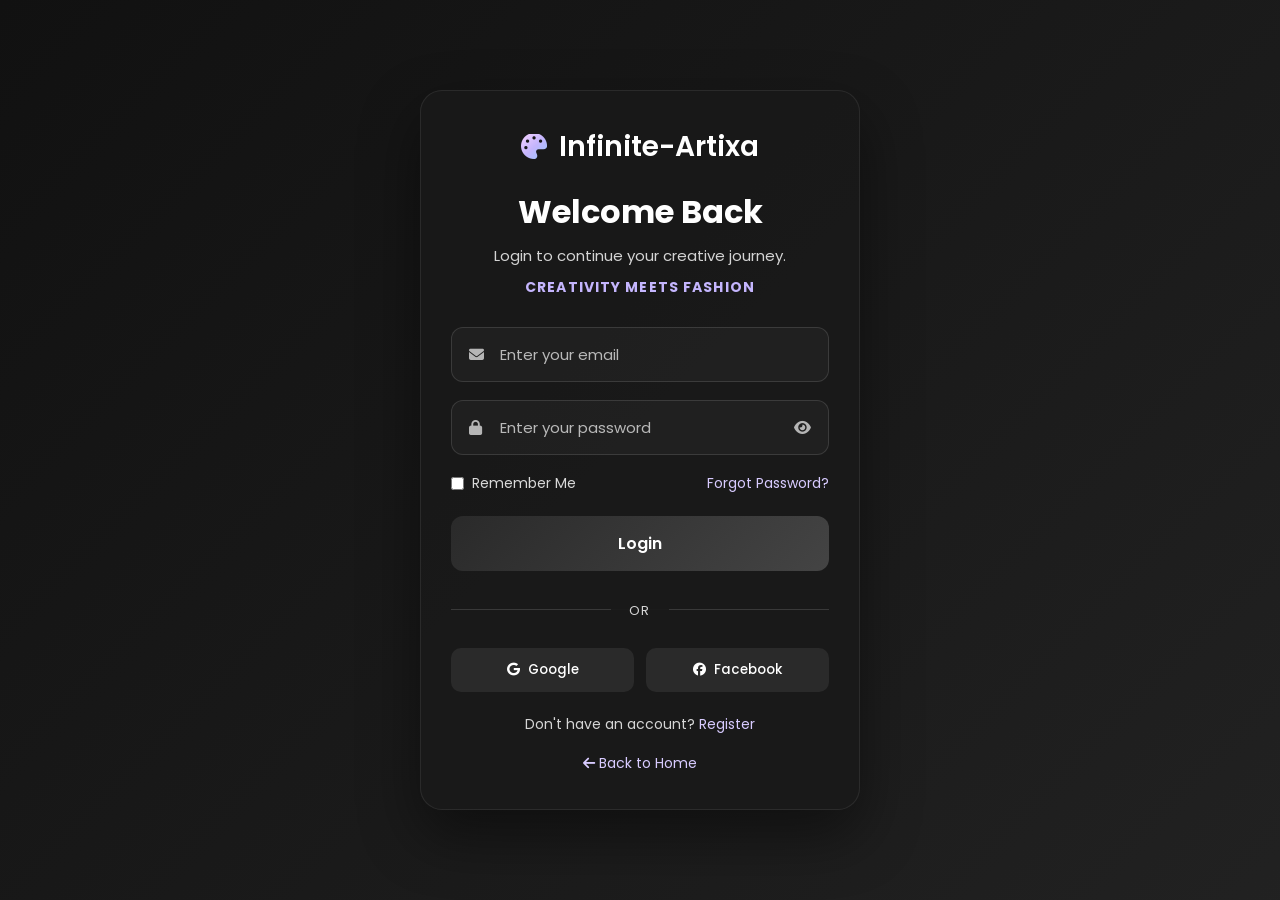
<file: Infinite-Artixa/login.html>
<!DOCTYPE html>
<html lang="en">

<head>
    <meta charset="UTF-8">
    <meta name="viewport" content="width=device-width, initial-scale=1.0">

    <title>Login | Infinite-Artixa</title>

    <!-- Google Font -->
    <link href="https://fonts.googleapis.com/css2?family=Poppins:wght@300;400;500;600;700&display=swap" rel="stylesheet">

    <!-- Font Awesome -->
    <link rel="stylesheet"
        href="https://cdnjs.cloudflare.com/ajax/libs/font-awesome/6.6.0/css/all.min.css">

    <!-- CSS -->
    <link rel="stylesheet" href="css/style.css">
</head>

<body>

    <!-- Background -->
    <div class="login-container">

        <!-- Login Card -->
        <div class="login-card">

            <!-- Logo -->
            <div class="logo">
                <i class="fas fa-palette"></i>
                <h1>Infinite-Artixa</h1>
            </div>

            <h2>Welcome Back</h2>
<p class="subtitle">
    Login to continue your creative journey.
</p>

<h4 class="tagline">
    Creativity Meets Fashion
</h4>

            <!-- Login Form -->
            <form action="#" method="POST">

                <!-- Email -->
                <div class="input-box">

                    <i class="fas fa-envelope"></i>

                    <input
                        type="email"
                        name="email"
                        placeholder="Enter your email"
                        required>

                </div>

                <!-- Password -->
                <div class="input-box">

                    <i class="fas fa-lock"></i>

                    <input
                        type="password"
                        id="password"
                        name="password"
                        placeholder="Enter your password"
                        required>

                    <i class="fas fa-eye toggle-password"></i>

                </div>

                <!-- Remember -->
                <div class="options">

                    <label>

                        <input type="checkbox">

                        Remember Me

                    </label>

                    <a href="#">Forgot Password?</a>

                </div>

                <!-- Button -->
                <button type="submit" class="login-btn">

                    Login

                </button>

            </form>

            <!-- Divider -->
            <div class="divider">

                <span>OR</span>

            </div>

            <!-- Social Login -->
            <div class="social-login">

                <button class="google">

                    <i class="fab fa-google"></i>

                    Google

                </button>

                <button class="facebook">

                    <i class="fab fa-facebook"></i>

                    Facebook

                </button>

            </div>

            <!-- Register -->
            <div class="register-link">

                Don't have an account?

                <a href="register.html">

                    Register

                </a>

            </div>

            <!-- Home -->
            <div class="home-link">

                <a href="index.html">

                    <i class="fas fa-arrow-left"></i>

                    Back to Home

                </a>

            </div>

        </div>

    </div>

    <!-- JavaScript -->
</body>

</html>
</file>
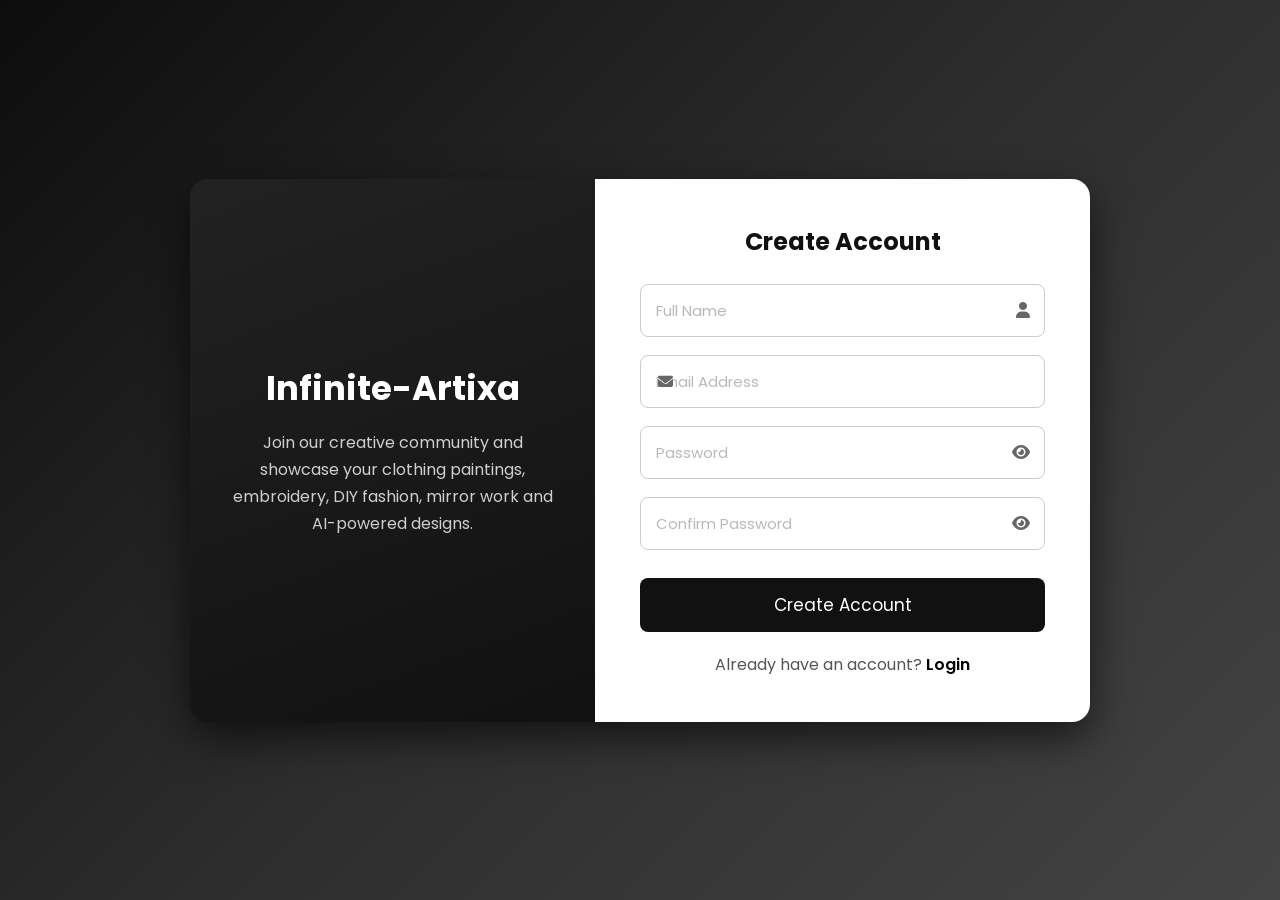
<file: Infinite-Artixa/register.html>
<!DOCTYPE html>
<html lang="en">
<head>
    <meta charset="UTF-8">
    <meta name="viewport" content="width=device-width, initial-scale=1.0">
    <title>Register | Infinite-Artixa</title>

    <!-- Google Font -->
    <link href="https://fonts.googleapis.com/css2?family=Poppins:wght@300;400;500;600;700&display=swap" rel="stylesheet">

    <!-- Font Awesome -->
    <link rel="stylesheet"
    href="https://cdnjs.cloudflare.com/ajax/libs/font-awesome/6.5.2/css/all.min.css">

    <link rel="stylesheet" href="css/style.css">

    <style>

        *{
            margin:0;
            padding:0;
            box-sizing:border-box;
            font-family:'Poppins',sans-serif;
        }

        body{
            height:100vh;
            display:flex;
            justify-content:center;
            align-items:center;
            background:linear-gradient(135deg,#0d0d0d,#2d2d2d,#444);
        }

        .container{
            width:900px;
            max-width:95%;
            display:flex;
            background:#1b1b1b;
            border-radius:18px;
            overflow:hidden;
            box-shadow:0 15px 40px rgba(0,0,0,.6);
        }

        /* Left Side */

        .left{
            width:45%;
            background:linear-gradient(160deg,#222,#111);
            color:white;
            display:flex;
            flex-direction:column;
            justify-content:center;
            align-items:center;
            padding:40px;
            text-align:center;
        }

        .left h1{
            font-size:34px;
            margin-bottom:15px;
        }

        .left p{
            color:#cfcfcf;
            line-height:1.7;
        }

        /* Right Side */

        .right{
            width:55%;
            background:#fff;
            padding:45px;
        }

        .right h2{
            text-align:center;
            margin-bottom:25px;
            color:#111;
        }

        .input-box{
            position:relative;
            margin-bottom:18px;
        }

        .input-box input{
            width:100%;
            padding:14px 45px 14px 15px;
            border:1px solid #ccc;
            border-radius:8px;
            font-size:15px;
            outline:none;
            transition:.3s;
        }

        .input-box input:focus{
            border-color:#555;
        }

        .input-box i{
            position:absolute;
            right:15px;
            top:50%;
            transform:translateY(-50%);
            color:#666;
        }

        .password-toggle{
            cursor:pointer;
        }

        button{
            width:100%;
            padding:14px;
            border:none;
            border-radius:8px;
            background:#111;
            color:white;
            font-size:17px;
            cursor:pointer;
            transition:.3s;
            margin-top:10px;
        }

        button:hover{
            background:#444;
        }

        .login-link{
            margin-top:20px;
            text-align:center;
            color:#555;
        }

        .login-link a{
            color:#000;
            text-decoration:none;
            font-weight:600;
        }

        .login-link a:hover{
            color:#666;
        }

        @media(max-width:768px){

            .container{
                flex-direction:column;
            }

            .left,.right{
                width:100%;
            }

            .left{
                padding:30px;
            }

        }

    </style>
</head>

<body>

<div class="container">

    <!-- Left Section -->

    <div class="left">

        <h1>Infinite-Artixa</h1>

        <p>
            Join our creative community and showcase your
            clothing paintings, embroidery, DIY fashion, mirror work
            and AI-powered designs.
        </p>

    </div>

    <!-- Right Section -->

    <div class="right">

        <h2>Create Account</h2>

        <form>

            <div class="input-box">
                <input type="text" placeholder="Full Name" required>
                <i class="fa-solid fa-user"></i>
            </div>

            <div class="input-box">
                <input type="email" placeholder="Email Address" required>
                <i class="fa-solid fa-envelope"></i>
            </div>

            <div class="input-box">
                <input type="password" id="password" placeholder="Password" required>
                <i class="fa-solid fa-eye password-toggle" onclick="togglePassword('password',this)"></i>
            </div>

            <div class="input-box">
                <input type="password" id="confirmPassword" placeholder="Confirm Password" required>
                <i class="fa-solid fa-eye password-toggle" onclick="togglePassword('confirmPassword',this)"></i>
            </div>

            <button type="submit">
                Create Account
            </button>

            <div class="login-link">
                Already have an account?
                <a href="login.html">Login</a>
            </div>

        </form>

    </div>

</div>

<script>

function togglePassword(id,icon){

    const input=document.getElementById(id);

    if(input.type==="password"){
        input.type="text";
        icon.classList.remove("fa-eye");
        icon.classList.add("fa-eye-slash");
    }
    else{
        input.type="password";
        icon.classList.remove("fa-eye-slash");
        icon.classList.add("fa-eye");
    }

}

</script>

</body>
</html>
</file>
<file: Infinite-Artixa/css/style.css>
/* ==========================
   GOOGLE FONT & RESET
========================== */

*{
    margin:0;
    padding:0;
    box-sizing:border-box;
    font-family:'Poppins',sans-serif;
    scroll-behavior:smooth;
}

body{
    background:#111;
    color:#fff;
    overflow-x:hidden;
}

/* ==========================
   NAVIGATION BAR
========================== */

header{
    width:100%;
    position:fixed;
    top:0;
    left:0;
    z-index:1000;
    background:rgba(20,20,20,0.95);
    backdrop-filter:blur(10px);
    box-shadow:0 5px 15px rgba(0,0,0,.4);
}

.navbar{
    width:90%;
    margin:auto;
    display:flex;
    justify-content:space-between;
    align-items:center;
    padding:18px 0;
}

/* Logo */

.logo{
    display:flex;
    align-items:center;
    gap:15px;
}

.logo-image{
    width:60px;
    height:60px;
    border-radius:50%;
    object-fit:cover;
    border:2px solid #666;
}

.logo-text h2{
    color:#fff;
    font-size:28px;
}

.logo-text p{
    color:#bdbdbd;
    font-size:13px;
}

/* Navigation Menu */

.nav-menu{
    display:flex;
    list-style:none;
    gap:35px;
}

.nav-menu li a{
    text-decoration:none;
    color:#fff;
    font-size:16px;
    transition:.3s;
    position:relative;
}

.nav-menu li a::after{
    content:'';
    position:absolute;
    width:0;
    left:0;
    bottom:-6px;
    height:2px;
    background:#8e8e8e;
    transition:.3s;
}

.nav-menu li a:hover::after{
    width:100%;
}

.nav-menu li a:hover{
    color:#d8d8d8;
}

/* Buttons */

.nav-buttons{
    display:flex;
    gap:15px;
}

.login-btn,
.register-btn{

    text-decoration:none;
    color:#fff;
    padding:10px 22px;
    border-radius:8px;
    transition:.3s;
    font-weight:500;
}

.login-btn{

    border:2px solid #666;
}

.login-btn:hover{

    background:#666;
}

.register-btn{

    background:#444;
}

.register-btn:hover{

    background:#666;
}

/* ==========================
   HERO SECTION
========================== */

/* HERO SECTION */
.hero{
    min-height:100svh; /* better for mobile */
    padding:200px 20px 120px;
    display:flex;
    justify-content:center;
    align-items:center;
    text-align:center;

    background:
    linear-gradient(rgba(0,0,0,.7),rgba(0,0,0,.7)),
    url("../images/hero-bg.jpg");

    background-size:cover;
    background-position:center;
}

.hero-content{
    width:100%;
    max-width:700px;
}

.hero-content h1{
    font-size:clamp(32px, 6vw, 60px);
    margin-bottom:25px;
    color:white;
    line-height:1.2;
}

.hero-content p{
    font-size:18px;
    line-height:1.8;
    color:#d3d3d3;
    margin-bottom:40px;
}

.hero-button{

    display:inline-block;

    text-decoration:none;

    color:white;

    background:#555;

    padding:15px 35px;

    border-radius:8px;

    transition:.3s;

    font-size:18px;
}

.hero-button:hover{

    background:#777;

    transform:translateY(-4px);
}

/* ==========================
   ABOUT SECTION
========================== */

.about{

    padding:100px 10%;
    background:#181818;
}

.about-container{

    max-width:900px;
    margin:auto;
    text-align:center;
}

.about h2{

    font-size:42px;
    margin-bottom:25px;
}

.about p{

    font-size:18px;
    color:#c9c9c9;
    line-height:1.9;
}

.about-button{

    display:inline-block;

    margin-top:35px;

    text-decoration:none;

    background:#444;

    color:white;

    padding:14px 32px;

    border-radius:8px;

    transition:.3s;
}

.about-button:hover{

    background:#666;
}

/* ==========================
   LOGIN PAGE
========================== */

.login-container{
    min-height:100vh;
    display:flex;
    align-items:center;
    justify-content:center;
    background:linear-gradient(135deg, rgba(17,17,17,0.98), rgba(34,34,34,0.96));
    padding:30px 20px;
}

.login-card{
    width:min(100%, 440px);
    background:rgba(25,25,25,0.92);
    border:1px solid rgba(255,255,255,0.08);
    border-radius:22px;
    box-shadow:0 25px 60px rgba(0,0,0,0.45);
    padding:35px 30px;
}

.login-card .logo{
    display:flex;
    align-items:center;
    justify-content:center;
    gap:12px;
    margin-bottom:20px;
}

.login-card .logo i{
    font-size:26px;
    color:#f4f4f4;
    background:linear-gradient(135deg, #f5d0fe, #c4b5fd, #93c5fd);
    -webkit-background-clip:text;
    background-clip:text;
    -webkit-text-fill-color:transparent;
}

.login-card .logo h1{
    font-size:28px;
    color:#fff;
    font-weight:600;
}

.login-card h2{
    text-align:center;
    font-size:32px;
    margin-bottom:8px;
    color:#fff;
}

.subtitle,
.tagline{
    text-align:center;
    color:#d4d4d4;
    line-height:1.6;
}

.subtitle{
    margin-bottom:8px;
    font-size:15px;
}

.tagline{
    margin-bottom:28px;
    font-size:14px;
    letter-spacing:0.08em;
    text-transform:uppercase;
    color:#c4b5fd;
}

.input-box{
    position:relative;
    margin-bottom:18px;
}

.input-box i{
    position:absolute;
    top:50%;
    transform:translateY(-50%);
    color:#b5b5b5;
}

.input-box .fa-envelope,
.input-box .fa-lock{
    left:18px;
    font-size:15px;
}

.input-box input{
    width:100%;
    background:rgba(255,255,255,0.03);
    border:1px solid rgba(255,255,255,0.12);
    border-radius:12px;
    color:#fff;
    padding:15px 45px 15px 48px;
    font-size:15px;
    outline:none;
    transition:all 0.3s ease;
}

.input-box input::placeholder{
    color:#b9b9b9;
}

.input-box input:focus{
    border-color:rgba(196,181,253,0.8);
    box-shadow:0 0 0 3px rgba(196,181,253,0.15);
}

.toggle-password{
    right:18px;
    left:auto;
    cursor:pointer;
    font-size:15px;
}

.options{
    display:flex;
    justify-content:space-between;
    align-items:center;
    gap:12px;
    margin:12px 0 22px;
    font-size:14px;
    color:#d9d9d9;
}

.options label{
    display:flex;
    align-items:center;
    gap:8px;
    cursor:pointer;
}

.options input[type="checkbox"]{
    accent-color:#c4b5fd;
}

.options a,
.register-link a,
.home-link a{
    color:#d8cbff;
    text-decoration:none;
}

.options a:hover,
.register-link a:hover,
.home-link a:hover{
    text-decoration:underline;
}

.login-card .login-btn{
    width:100%;
    border:none;
    border-radius:12px;
    padding:15px 20px;
    background:linear-gradient(135deg, #2a2a2a, #444);
    color:#fff;
    font-size:16px;
    font-weight:600;
    cursor:pointer;
    transition:transform 0.2s ease, box-shadow 0.2s ease;
}

.login-card .login-btn:hover{
    transform:translateY(-2px);
    box-shadow:0 12px 24px rgba(0,0,0,0.25);
}

.divider{
    position:relative;
    text-align:center;
    margin:26px 0;
}

.divider::before{
    content:"";
    position:absolute;
    top:50%;
    left:0;
    right:0;
    height:1px;
    background:rgba(255,255,255,0.14);
}

.divider span{
    position:relative;
    display:inline-block;
    padding:0 18px;
    background:rgba(25,25,25,0.92);
    color:#d5d5d5;
    font-size:13px;
    letter-spacing:0.12em;
}

.social-login{
    display:grid;
    grid-template-columns:1fr 1fr;
    gap:12px;
}

.social-login button{
    display:flex;
    align-items:center;
    justify-content:center;
    gap:8px;
    padding:12px 10px;
    border:none;
    border-radius:10px;
    background:#2a2a2a;
    color:#fff;
    font-weight:500;
    cursor:pointer;
    transition:background 0.2s ease;
}

.social-login button:hover{
    background:#3a3a3a;
}

.register-link,
.home-link{
    text-align:center;
    margin-top:22px;
    color:#d6d6d6;
    font-size:14px;
}

.home-link{
    margin-top:18px;
}

@media (max-width: 480px){
    .login-card{
        padding:28px 20px;
    }

    .login-card .logo h1{
        font-size:22px;
    }

    .login-card h2{
        font-size:28px;
    }

    .options{
        flex-direction:column;
        align-items:flex-start;
    }

    .social-login{
        grid-template-columns:1fr;
    }
}

/* ==========================
   FOOTER
========================== */

footer{

    background:#111;
    text-align:center;
    padding:35px;
    border-top:1px solid #333;
}

footer h3{

    margin-bottom:10px;
}

footer p{

    color:#bdbdbd;
    margin-top:8px;
}

/* ==========================
   RESPONSIVE DESIGN
========================== */

@media(max-width:992px){

.navbar{

flex-direction:column;

gap:20px;
}

.nav-menu{

flex-wrap:wrap;

justify-content:center;

gap:20px;
}

.hero-content{

width:100%;
}

.hero-content h1{

font-size:32px;
}

}
@media(max-width:576px){
    .hero-content h1{
        font-size:28px;

}

.hero-content p{

font-size:16px;
}

.logo-text h2{

font-size:22px;
}

.logo-image{

width:50px;
height:50px;
}

.nav-buttons{

flex-direction:column;
}

.login-btn,
.register-btn{

text-align:center;
}

.about h2{

font-size:32px;
}

.about p{

font-size:16px;
}

}
</file>
